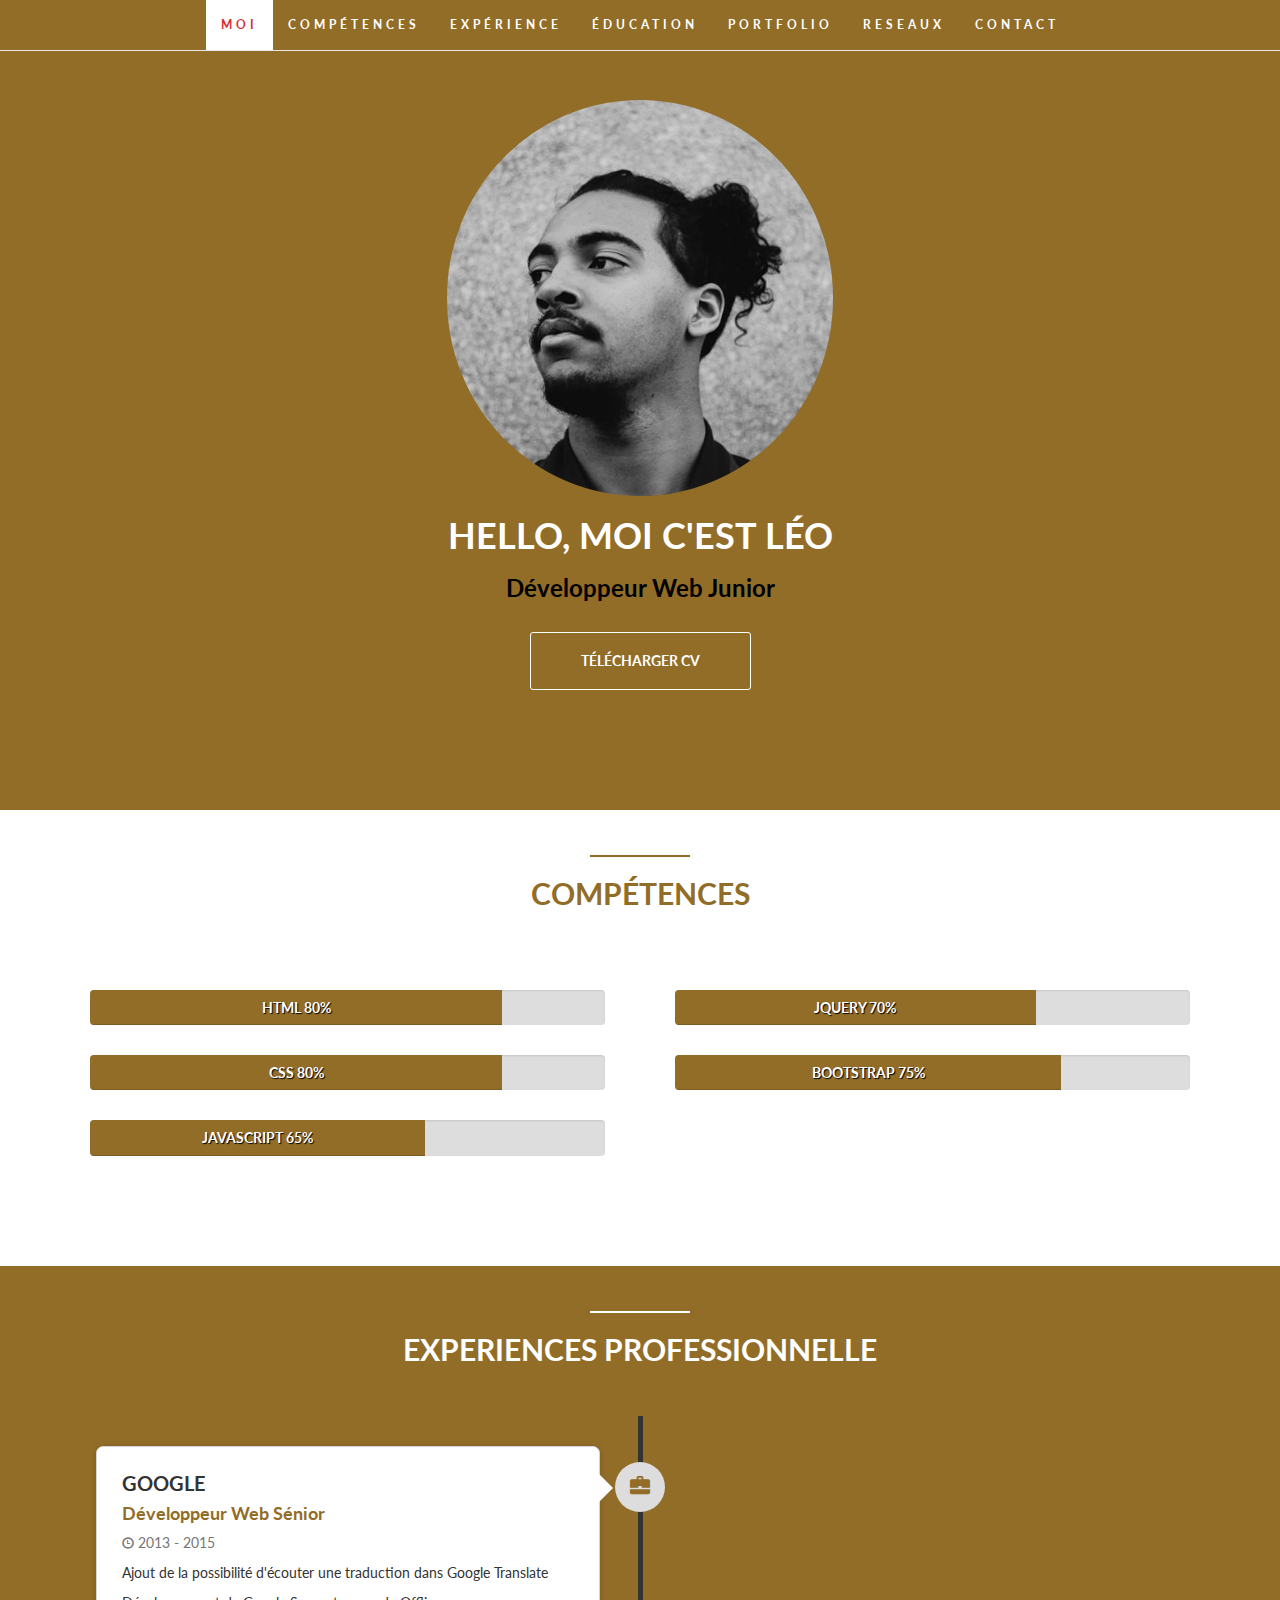
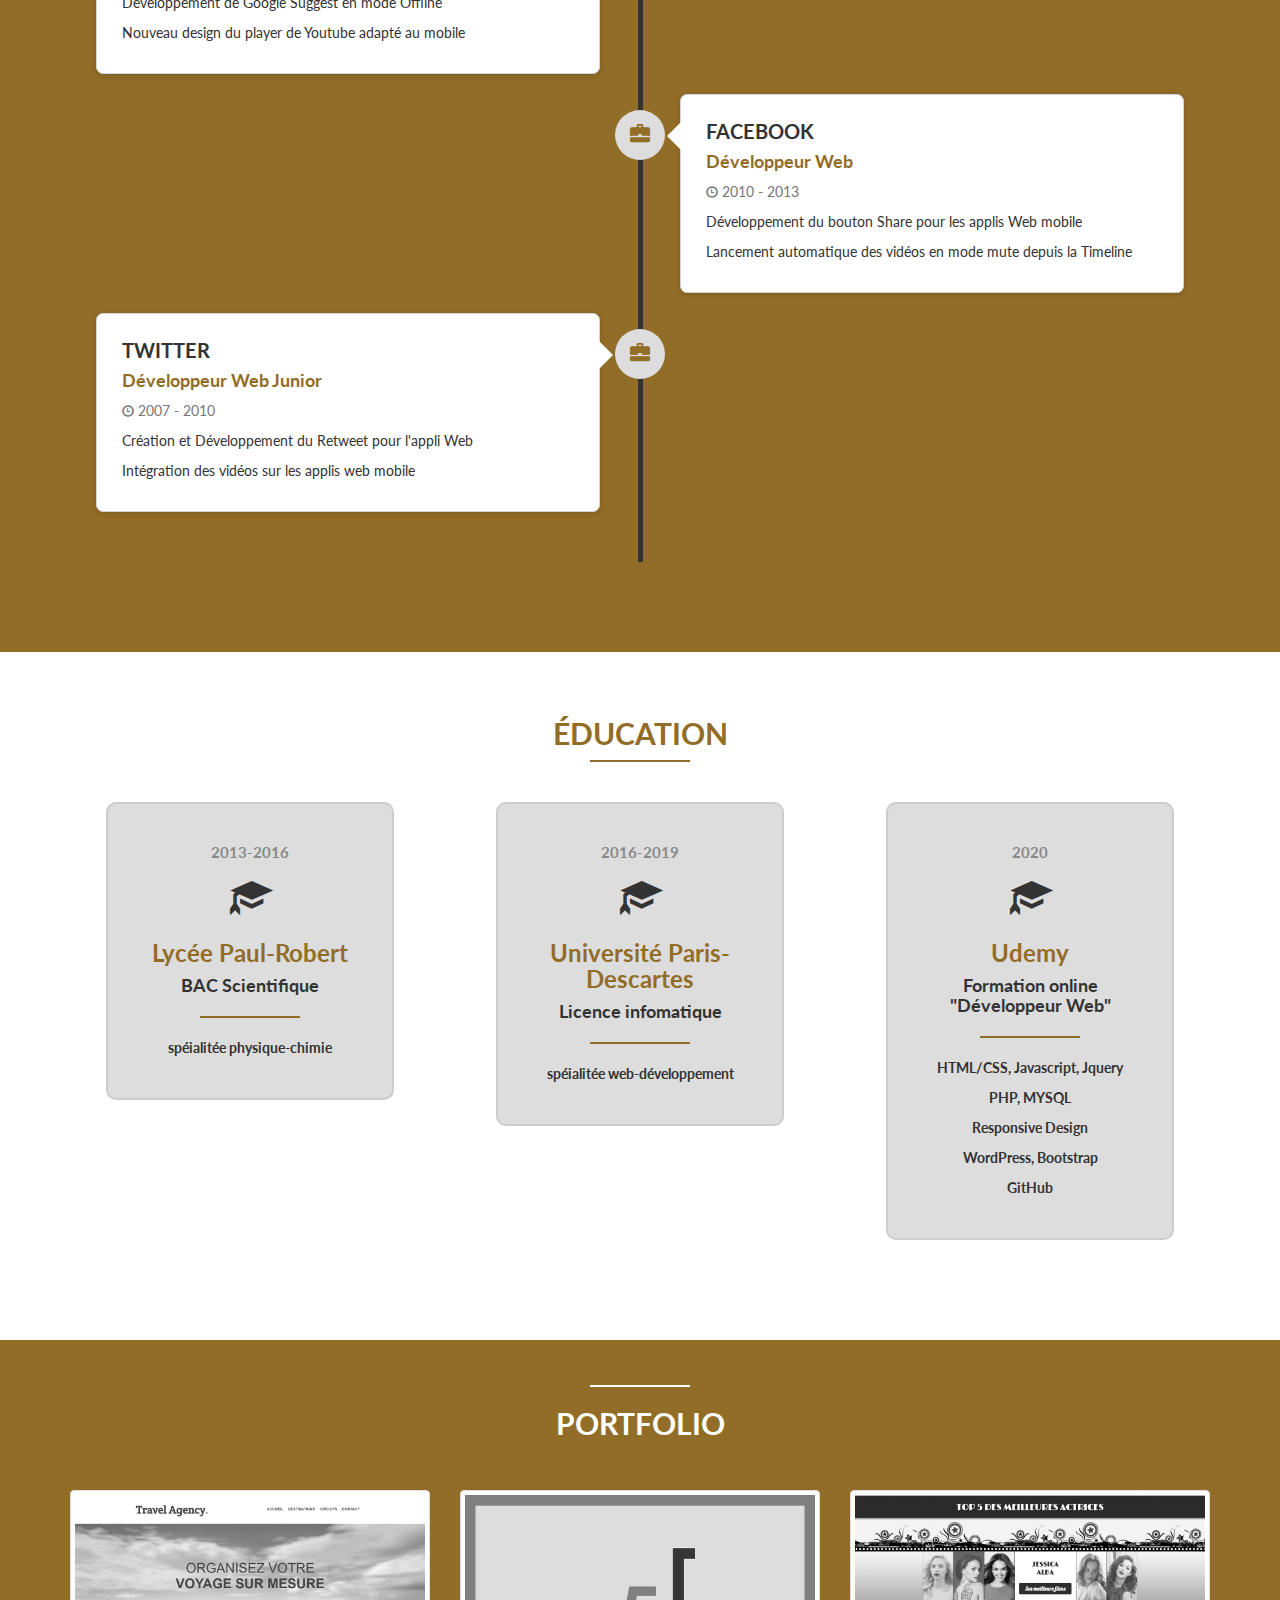
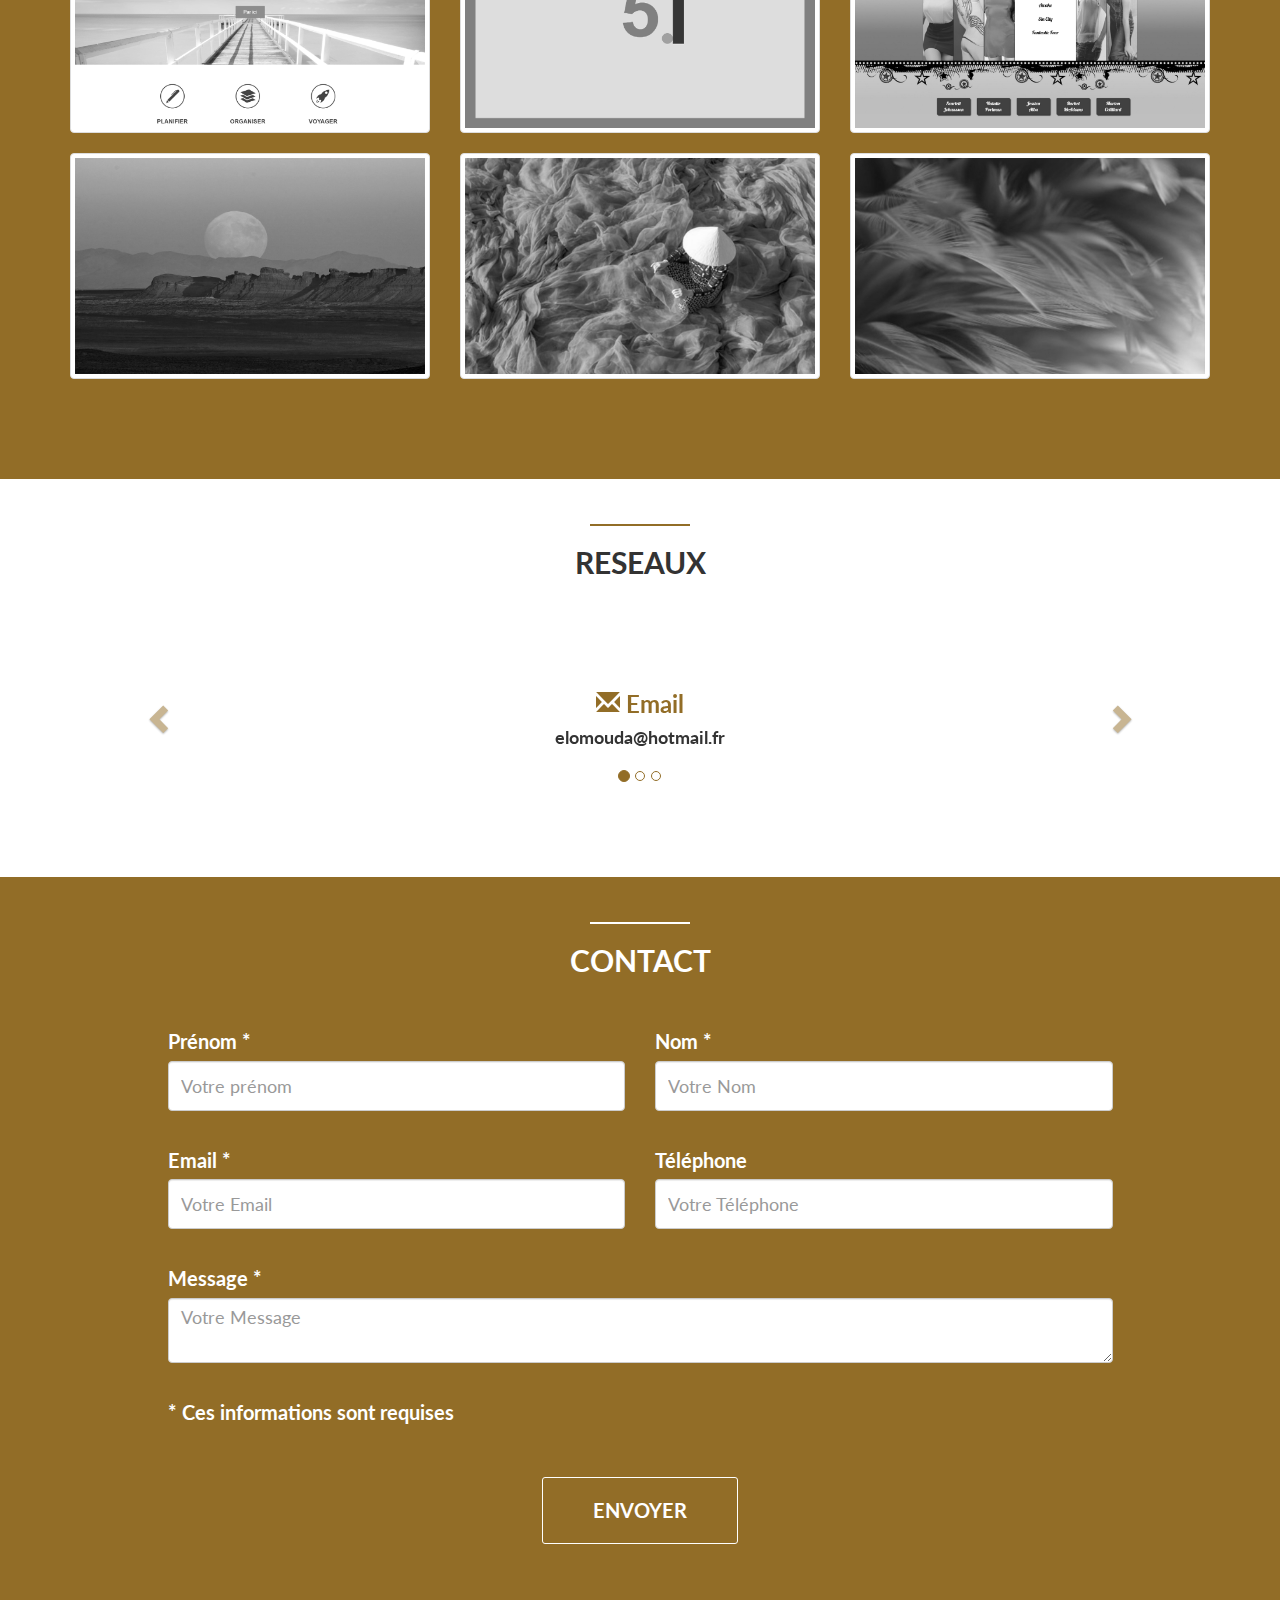
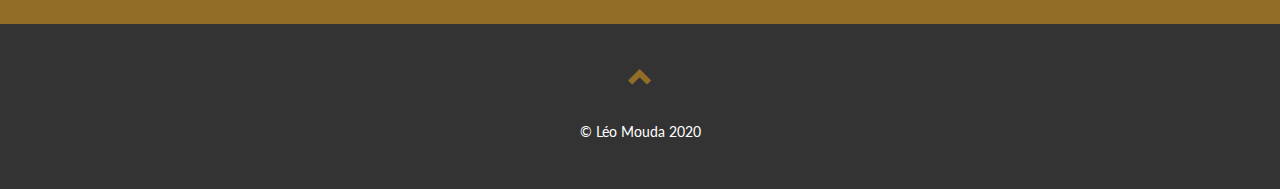
<file: CV_Bootstrap/index.html>
<!DOCTYPE html>
<html>
    <head>
        <title>CV Léo</title>
        <meta charset="utf-8"/>
        <meta name="viewport" content="width=device-width, initial-scale=1">
        <script src="https://ajax.googleapis.com/ajax/libs/jquery/1.11.3/jquery.min.js"></script>
        <link rel="stylesheet" href="https://maxcdn.bootstrapcdn.com/bootstrap/3.3.6/css/bootstrap.min.css">
        <script src="https://maxcdn.bootstrapcdn.com/bootstrap/3.3.6/js/bootstrap.min.js"></script>
        <link href='http://fonts.googleapis.com/css?family=Lato' rel='stylesheet' type='text/css'>
        <link rel="stylesheet" href="css/style.css">
        <script src="js/script.js"></script>
    </head>
    <body data-spy="scroll" data-target=".navbar" data-offset="60">
        
        <nav class="navbar navbar-default navbar-fixed-top">
            <div class="container">
                <div class="navbar-header">
                    <button type="button" class="navbar-toggle" data-toggle="collapse" data-target="#myNavbar">
                         <span class="icon-bar"></span>
                         <span class="icon-bar"></span>
                         <span class="icon-bar"></span>
                    </button>
                </div>
                <div class="collapse navbar-collapse" id="myNavbar">
                    <ul class="nav navbar-nav">
                        <li><a href="#about">Moi</a></li>
                        <li><a href="#skills">Compétences</a></li>
                        <li><a href="#experience">Expérience</a></li>
                        <li><a href="#education">éducation</a></li>
                        <li><a href="#portfolio">Portfolio</a></li>
                        <li><a href="#reseaux">reseaux</a></li>
                        <li><a href="#contact">Contact</a></li>
                        
                    </ul>
                </div>
            </div>
        </nav>
        
        <section id="about" class="container-fluid">
            <div class="col-xs-8 col-md-4 profile-picture">
                <img src="ressources2/me.jpg" alt="Léo" class="img-circle">
            </div>
            <div class="heading">
                <h1>hello, moi c'est Léo</h1>
                <h3>Développeur Web Junior</h3>
                <a href="docs/CV.pdf" class="button1" target="_blank">Télécharger CV</a>
            </div>
        </section>
    
        <section id="skills">
            <div class="red-divider"></div>
            <div class="heading">
                <h2>compétences</h2>
            </div>
            <div class="container">
                <div class="row">
                    <div class="col-md-6">
                        <div class="progress">
                            <div class="progress-bar" role="progressbar" aria-valuenow="80" aria-valuemin="0" aria-valuemax="100" style="width: 80%">
                                <h5>HTML 80%</h5>
                            </div>
                        </div>
                        <div class="progress">
                            <div class="progress-bar" role="progressbar" aria-valuenow="80" aria-valuemin="0" aria-valuemax="100" style="width: 80%">
                                <h5>CSS 80%</h5>
                            </div>
                        </div>
                        <div class="progress">
                            <div class="progress-bar" role="progressbar" aria-valuenow="65" aria-valuemin="0" aria-valuemax="100" style="width: 65%">
                                <h5>JAVASCRIPT 65%</h5>
                            </div>
                        </div>
                    </div>
                    <div class="col-md-6">
                        <div class="progress">
                            <div class="progress-bar" role="progressbar" aria-valuenow="70" aria-valuemin="0" aria-valuemax="100" style="width: 70%">
                                <h5>JQUERY 70%</h5>
                            </div>
                        </div>
                        <div class="progress">
                            <div class="progress-bar" role="progressbar" aria-valuenow="75" aria-valuemin="0" aria-valuemax="100" style="width: 75%">
                                <h5>BOOTSTRAP 75%</h5>
                            </div>
                        </div>
                    
                    </div>
                </div>
            </div>
        </section>
        
        <section id="experience">
            <div class="container">
                <div class="white-divider"></div>
                <div class="heading">
                    <h2>experiences professionnelle</h2>
                </div>
                <ul class="timeline">
                    <li>
                        <div class="timeline-badge"><span class="glyphicon glyphicon-briefcase"></span></div>
                        <div class="timeline-panel-container">
                            <div class="timeline-panel">
                                <div class="timeline-heading">
                                    <h3>GOOGLE</h3>
                                    <h4>Développeur Web Sénior</h4>
                                    <p class="text-muted"><small class="glyphicon glyphicon-time"></small> 2013 - 2015</p>
                                </div>
                                <div class="timeline-body">
                                    <p>Ajout de la possibilité d'écouter une traduction dans Google Translate</p>
                                    <p>Développement de Google Suggest en mode Offline</p>
                                    <p>Nouveau design du player de Youtube adapté au mobile</p>
                                </div>
                            </div>
                        </div>
                    </li>
                    <li>
                        <div class="timeline-badge"><span class="glyphicon glyphicon-briefcase"></span></div>
                        <div class="timeline-panel-container-inverted">
                            <div class="timeline-panel">
                                <div class="timeline-heading">
                                    <h3>FACEBOOK</h3>
                                    <h4>Développeur Web</h4>
                                    <p class="text-muted"><small class="glyphicon glyphicon-time"></small> 2010 - 2013</p>
                                </div>
                                <div class="timeline-body">
                                    <p>Développement du bouton Share pour les applis Web mobile</p>
                                    <p>Lancement automatique des vidéos en mode mute depuis la Timeline</p>
                                </div>
                            </div>
                        </div>
                    </li>
                    <li>
                        <div class="timeline-badge"><span class="glyphicon glyphicon-briefcase"></span></div>
                        <div class="timeline-panel-container">
                            <div class="timeline-panel">
                                <div class="timeline-heading">
                                    <h3>TWITTER</h3>
                                    <h4>Développeur Web Junior</h4>
                                    <p class="text-muted"><small class="glyphicon glyphicon-time"></small> 2007 - 2010</p>
                                </div>
                                <div class="timeline-body">
                                    <p>Création et Développement du Retweet pour l'appli Web</p>
                                    <p>Intégration des vidéos sur les applis web mobile</p>
                                </div>
                            </div>
                        </div>
                    </li>
                </ul>
            </div>
            
        
        </section>
        
        <section id="education">
            <div class="container">
                <div class="heading">
                    <h2>éducation</h2>
                    <div class="red-divider"></div>
                </div>    
                    <div class="row">
                        <div class="col-sm-4">
                            <div class="education-block">
                                <h5>2013-2016</h5>
                                <span class="glyphicon glyphicon-education"></span>
                                <h3>Lycée Paul-Robert</h3>
                                <h4>BAC Scientifique</h4>
                                <div class="red-divider"></div>
                                 <p>spéialitée physique-chimie</p>
                            </div>
                        </div>

                        <div class="col-sm-4">
                            <div class="education-block">
                                <h5>2016-2019</h5>
                                <span class="glyphicon glyphicon-education"></span>
                                <h3>Université Paris-Descartes</h3>
                                <h4>Licence infomatique</h4>
                                <div class="red-divider"></div>
                                <p>spéialitée web-développement</p>
                            </div>
                        </div>
                        <div class="col-sm-4">
                            <div class="education-block">
                                <h5>2020</h5>
                                <span class="glyphicon glyphicon-education"></span>
                                <h3>Udemy</h3>
                                <h4>Formation online "Développeur Web"</h4>
                                <div class="red-divider"></div>
                                <p>HTML/CSS, Javascript, Jquery</p>
                                <p>PHP, MYSQL</p>
                                <p>Responsive Design</p>
                                <p>WordPress, Bootstrap</p>
                                <p>GitHub</p>
                            </div>
                        </div>
                    </div>
                </div>        
        </section>
        
        <section id="portfolio">
            <div class="container">
                <div class="white-divider"></div>
                <div class="heading">
                    <h2>portfolio</h2>
                </div>
                <div class="row">
                    <div class="col-sm-4">
                        <a class="thumbnail" href="#" target="_blank">
                            <img src="ressources2/HTMLCSS.png" alt="projet htmlcss">
                        </a>
                    </div>
                    <div class="col-sm-4">
                        <a class="thumbnail" href="#" target="_blank">
                            <img src="ressources2/Javascript.png" alt="projet js">
                        </a>
                    </div>
                    <div class="col-sm-4">
                        <a class="thumbnail" href="#" target="_blank">
                            <img src="ressources2/JQuery.png" alt="projet jquery">
                        </a>
                    </div>
                </div>
                <div class="row">
                    <div class="col-sm-4">
                        <a class="thumbnail" href="#" target="_blank">
                            <img src="ressources2/img4.jpg" alt="projet php">
                        </a>
                    </div>
                    <div class="col-sm-4">
                        <a class="thumbnail" href="#" target="_blank">
                            <img src="ressources2/img5.jpg" alt="projet mysql">
                        </a>
                    </div>
                    <div class="col-sm-4">
                        <a class="thumbnail" href="#" target="_blank">
                            <img src="ressources2/img6.jpg" alt="projet wordpress">
                        </a>
                    </div>
                </div>
            </div>
        </section>
        
        <section id="reseaux">
            <div class="container">
                <div class="red-divider"></div>
                <div class="heading">
                    <h2>Reseaux</h2>
                </div>
                <div id="myCarousel" class="carousel slide text-center" data-ride="carousel">
                    <ol class="carousel-indicators">
                         <li data-target="#myCarousel" data-slide-to="0" class="active"></li>
                         <li data-target="#myCarousel" data-slide-to="1"></li>
                         <li data-target="#myCarousel" data-slide-to="2"></li>  
                    </ol>
                    <div class="carousel-inner" role="listbox">
                        <div class="item active">
                            <h3><span class="glyphicon glyphicon-envelope"></span> Email</h3>
                            <h4>elomouda@hotmail.fr</h4>       
                        </div>
                          <div class="item">
                            <h3><span class="glyphicon glyphicon-phone-alt"></span> Telephone</h3>
                            <h4>07 12 34 56 78</h4>      
                        </div>
                          <div class="item">
                            <h3><span class="glyphicon glyphicon-link"></span> LinkedIn</h3>
                            <h4><a href="#">Léo Mouda</a></h4>
                        </div>
                    </div>
                    <a class="left carousel-control" href="#myCarousel" data-slide="prev" role="button">
                        <span class="glyphicon glyphicon-chevron-left"></span>
                    </a>
                    <a class="right carousel-control" href="#myCarousel" data-slide="next" role="button">
                        <span class="glyphicon glyphicon-chevron-right"></span>
                    </a>
                
                </div>
            </div>
        </section>
        <section id="contact">
            <div class="container">
                <div class="white-divider"></div>
                <div class="heading">
                    <h2>Contact</h2>
                </div>
                <div class="row">
                    <div class="col-lg-10 col-lg-offset-1">
                        <form id="contact-form" method="post" action="" role="form">
                            <div class="row">
                                <div class="col-md-6">
                                    <label for="firstname">Prénom <span>*</span></label>
                                    <input type="text" id="firstname" name="firstname"  class="form-control" placeholder="Votre prénom">
                                    <p class="comments"></p>
                                </div>
                                <div class="col-md-6">
                                    <label for="name">Nom <span>*</span></label>
                                    <input type="text" id="name"  name="name" class="form-control" placeholder="Votre Nom">
                                    <p class="comments"></p>
                                </div>
                                <div class="col-md-6">
                                    <label for="email">Email <span>*</span></label>
                                    <input type="email" id="email" name="email"  class="form-control" placeholder="Votre Email">
                                    <p class="comments"></p>
                                </div>
                                <div class="col-md-6">
                                    <label for="tel">Téléphone</label>
                                    <input type="tel" id="tel" name="tel" class="form-control" placeholder="Votre Téléphone">
                                    <p class="comments"></p>
                                </div>
                                <div class="col-md-12">
                                    <label for="message">Message <span>*</span></label>
                                    <textarea id="message" name="message" class="form-control" placeholder="Votre Message"></textarea>
                                    <p class="comments"></p>
                                </div>
                                <div class="col-md-12">
                                    <p ><strong>* Ces informations sont requises</strong></p>
                                </div>
                                <div class="col-md-12">
                                    <input type="submit" class="button1" value="Envoyer"> 
                                </div>
                            </div>
                        </form>
                    </div>
                </div>
            </div>
        </section>
        
        <footer class="text-center">
            <a href="#about">
                <span class="glyphicon glyphicon-chevron-up"></span>
            </a>
            <h5>© Léo Mouda 2020</h5>
        
        
        </footer>
    </body>
</html>
</file>
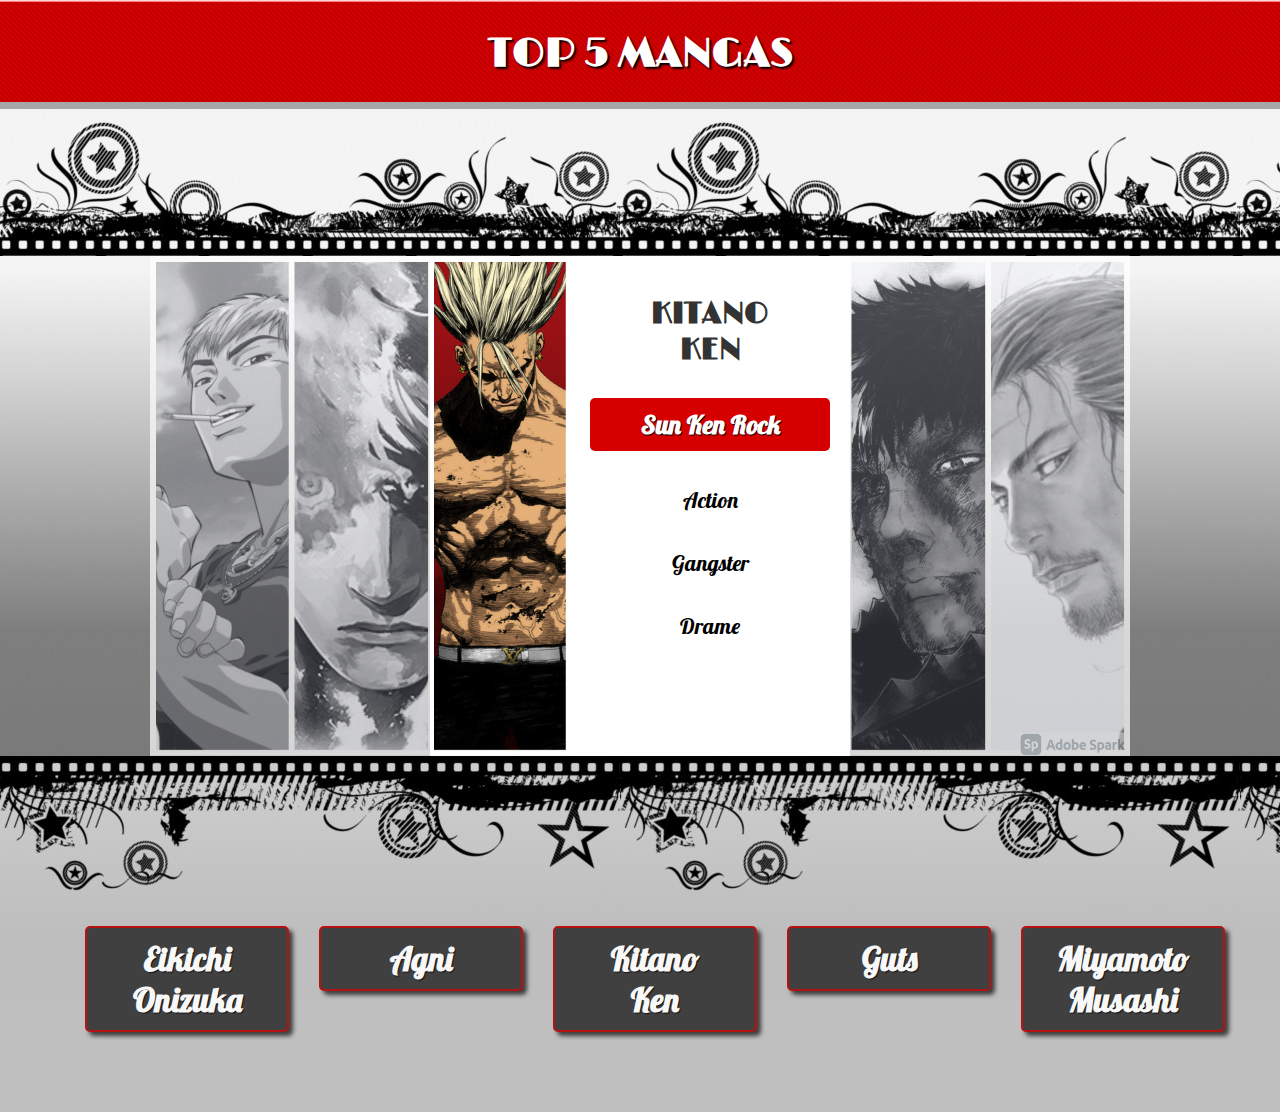
<file: Top 5 Mangas/index.html>
<!DOCTYPE HTML>
<html>
    <head>
    <title>Top 5 Mangas</title>
    <link rel="stylesheet" type"text/css" href="styles.css">
    <link href="https://fonts.googleapis.com/css2?family=Limelight&family=Lobster&display=swap" rel="stylesheet">
    <script src="https://ajax.googleapis.com/ajax/libs/jquery/2.2.4/jquery.min.js"></script>    
    <script src="scripts.js"></script>
    </head>
    
    <body>
        <header>
        <h1>top 5 Mangas</h1>
        </header>
        
        <section id="main-menu">
            <ul>
                <li>
                    <div id="part1" class="images">
                        <div class="bw"></div>
                        <div class="color"></div>
                    </div>
                    <div class="description">
                        <h2>Eikichi<br>Onizuka</h2>
                        <h3>GTO</h3>
                        <p>Humour</p>
                        <p>Action</p>
                        <p>Société</p>
                    </div>
                    
                </li>
                <li>
                    <div id="part2" class="images">
                        <div class="bw"></div>
                        <div class="color"></div>
                    </div>
                    <div class="description">
                        <h2>Agni</h2>
                        <h3>Fire Punch</h3>
                        <p>Dystopie</p>
                        <p>Fantaisie Noire</p>
                        <p>Thriller Surnaturel</p>
                    </div>
                </li>
                <li>
                    <div id="part3" class="images">
                        <div class="bw"></div>
                        <div class="color"></div>
                    </div>
                    <div class="description">
                        <h2>Kitano<br>Ken</h2>
                        <h3>Sun Ken Rock</h3>
                        <p>Action</p>
                        <p>Gangster</p>
                        <p>Drame</p>
                    </div>
                </li>
                <li>
                    <div id="part4" class="images">
                        <div class="bw"></div>
                        <div class="color"></div>
                    </div>
                    <div class="description">
                        <h2>Guts</h2>
                        <h3>Berserk</h3>
                        <p>Fantaisie Noire</p>
                        <p>Horreur</p>
                        <p>Drame</p>
                    </div>
                </li>
                <li>
                    <div id="part5" class="images">
                        <div class="bw"></div>
                        <div class="color"></div>
                    </div>
                    <div class="description">
                        <h2>Miyamoto<br>Musashi</h2>
                        <h3>Vagabond</h3>
                        <p>Action</p>
                        <p>Aventure</p>
                        <p>Historique</p>
                    </div>
                </li>
            </ul>
        </section>
        <section id="buttons-menu">
            <ul>
                <li class="button"><h2>Eikichi<br>Onizuka</h2></li>
                <li class="button"><h2>Agni</h2></li>
                <li class="button"><h2>Kitano<br>Ken</h2></li>
                <li class="button"><h2>Guts</h2></li>
                <li class="button"><h2>Miyamoto<br>Musashi</h2></li>
            
            </ul>
        
        </section>
    </body>

</html>
</file>
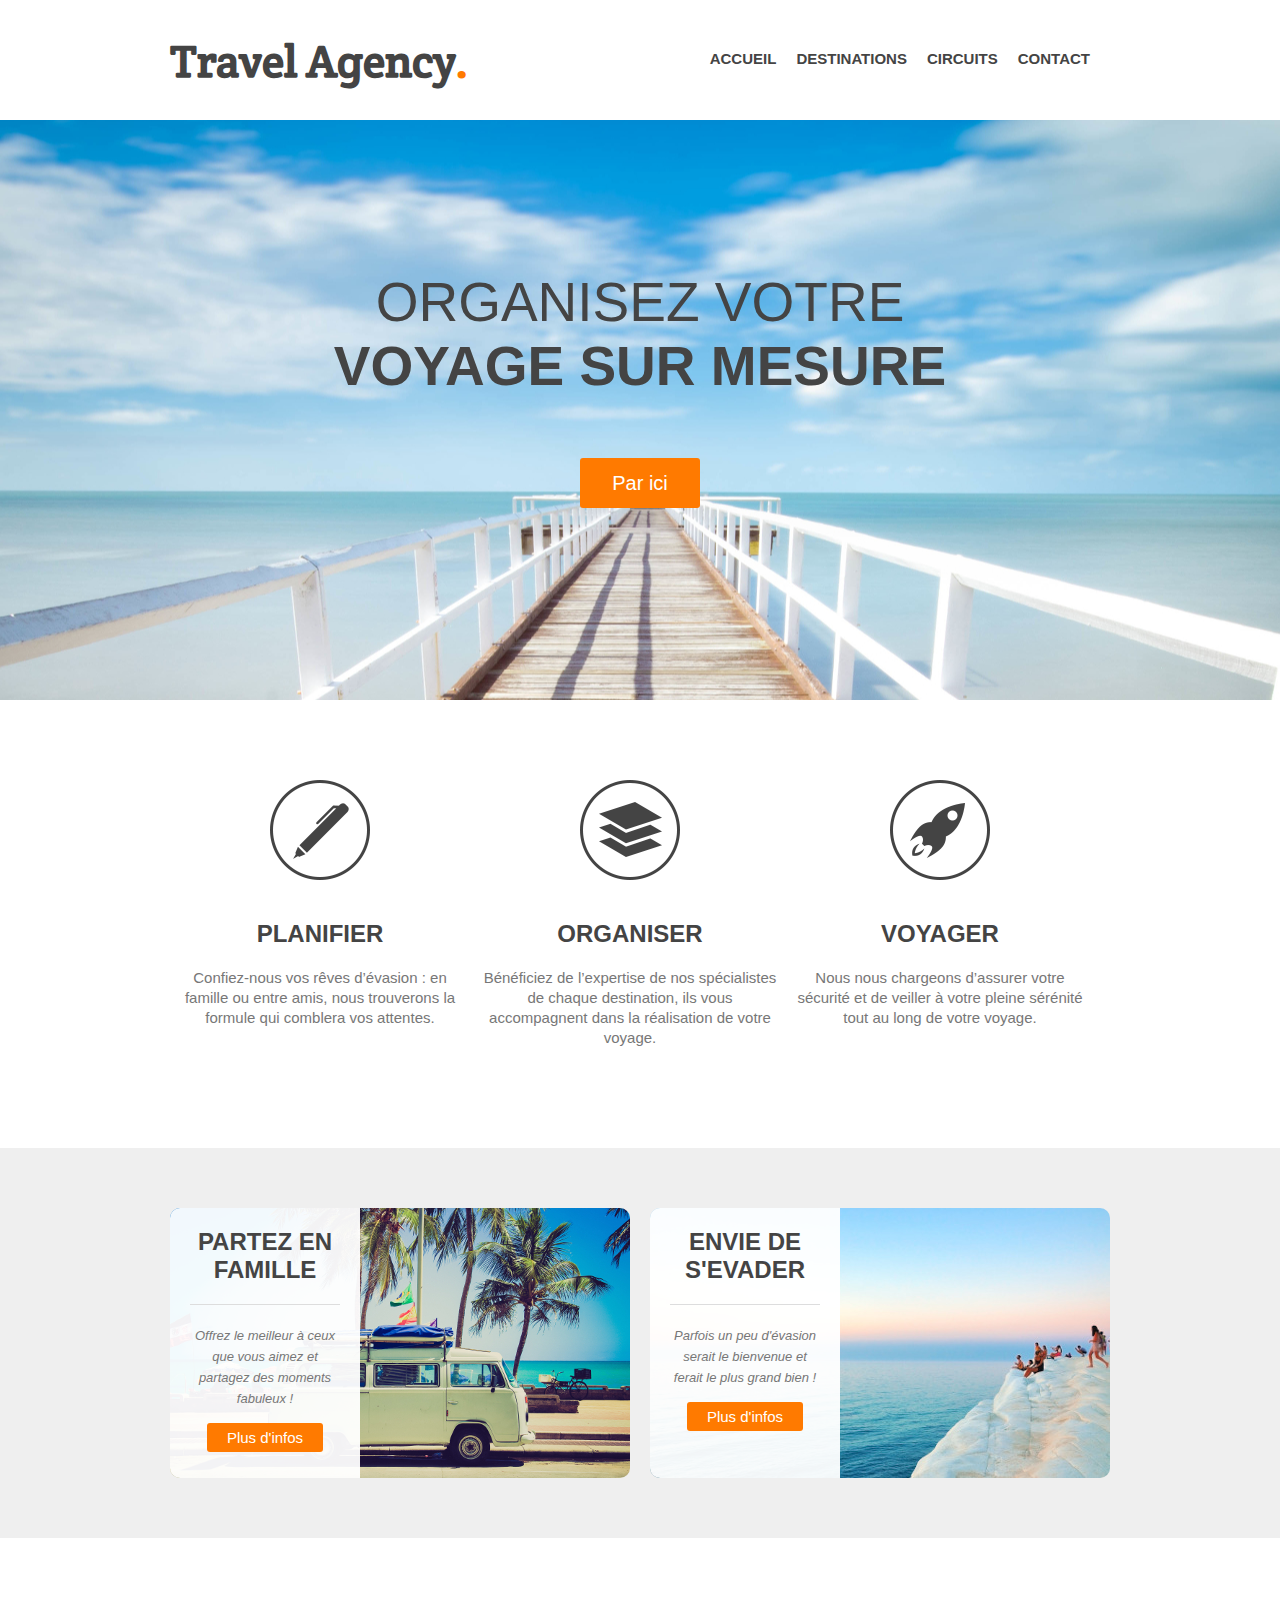
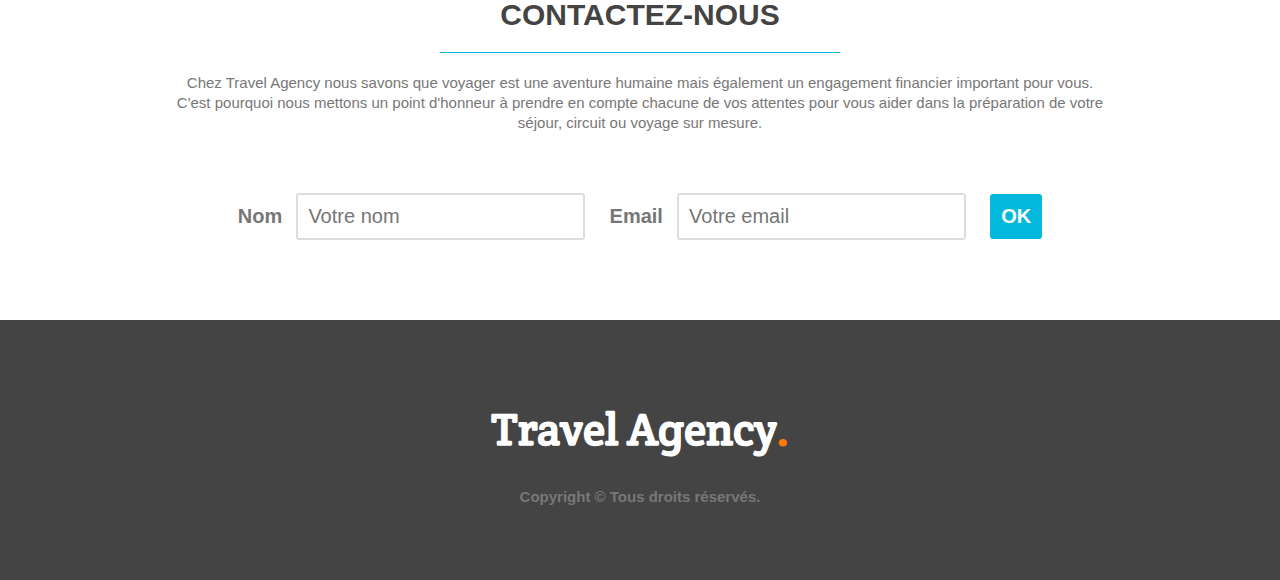
<file: Travel Agency/index.html>
<!DOCTYPE html>
<html>
    <head>
        <meta charset="utf-8">
        <link href="styles.css" rel="stylesheet">
        <link href='http://fonts.googleapis.com/css?family=Crete+Round' rel="stylesheet">
        <title>Travel Agency</title>
    </head>
    
    <body>
        <header> 
            <div class="wrapper">
                <h1>Travel Agency<span class="orange">.</span></h1>
                <nav>
                    <ul>
                        <li><a href="#main-image">Accueil</a></li>
                        <li><a href="#steps">Destinations</a></li>
                        <li><a href="#possibilities">Circuits</a></li>
                        <li><a href="#contact">Contact</a></li>
                    </ul>
                </nav>
            </div>
        </header>
        
        <section id="main-image">
			<div class="wrapper">
                <h2>Organisez votre<br><strong>voyage sur mesure</strong></h2>
                <a href="#" class="button-1">Par ici</a>
			</div>
		</section>
        
        <section id="steps">
             <div class="wrapper">
                 <ul>
                    <li id="step-1">
                        <h4>Planifier</h4>
                        <p>Confiez-nous vos rêves d’évasion : en famille ou entre amis, nous trouverons la formule qui comblera vos attentes.</p>
                     </li>
                     <li id="step-2">
                        <h4>Organiser</h4>
                        <p>Bénéficiez de l’expertise de nos spécialistes de chaque destination, ils vous accompagnent dans la réalisation de votre voyage.</p>
                     </li>
                     <li id="step-3">
                        <h4>Voyager</h4>
                        <p>Nous nous chargeons d’assurer votre sécurité et de veiller à votre pleine sérénité tout au long de votre voyage.</p>
                     </li>
                     <div class="clear"></div>
                 </ul>
            </div>
        </section>
        
       <section id="possibilities">
			<div class="wrapper">
                <article style="background-image: url(images/article-image-1.jpg);">
                    <div class="overlay">
                        <h4>Partez en famille</h4>
                        <p><small>Offrez le meilleur à ceux que vous aimez et partagez des moments fabuleux !</small></p>
                        <a href="#" class="button-2">Plus d'infos</a>
                    </div>
                </article>
                
                <article style="background-image: url(images/article-image-2.jpg);">
                    <div class="overlay">
                        <h4>Envie de s'evader</h4>
                        <p><small>Parfois un peu d'évasion serait le bienvenue et ferait le plus grand bien !</small></p>
                        <a href="#" class="button-2">Plus d'infos</a>
                    </div>
                </article>
                
                <div class="clear"></div>
                
			</div>
		</section>
        
        <section id="contact">
            <div class="wrapper">
                <h3>Contactez-nous</h3>
                <p>Chez Travel Agency nous savons que voyager est une aventure humaine mais également un engagement financier important pour vous. C'est pourquoi nous mettons un point d'honneur à prendre en compte chacune de vos attentes pour vous aider dans la préparation de votre séjour, circuit ou voyage sur mesure.</p>
                
                <form>
                    <label for="name">Nom</label>
                    <input type="text" id="name" placeholder="Votre nom">
                    <label for="email">Email</label>
                    <input type="text" id="email" placeholder="Votre email">
                    <input type="submit" value="OK" class="button-3">
                </form>
            </div>
        </section>
        
        
        <footer>
            <div class="wrapper">
                <h1>Travel Agency<span class="orange">.</span></h1>
                <div class="copyright">Copyright © Tous droits réservés.</div>
			</div>
        </footer>
        
        
    
    </body>

</html>
</file>
<file: CV_Bootstrap/css/style.css>
/* GENERAL */
body
{
    font-family: 'Lato', sans-serif;
}
h1,h2,h3,h4,h5,h6
{
    font-weight: bold;
}
img
{
    max-width: 100%;
    height: auto;
}
ul,ol
{
    list-style:none;
}
section
{
    padding: 45px 0 80px 0;
}
section .heading 
{
    text-align: center;
    padding-bottom: 40px;        
}
section .heading h2
{
    text-transform: uppercase;
}
.red-divider
{
    width:100px;
    height: 2px;
    background: #926d27;
    margin: 0 auto;
}
.white-divider
{
    width:100px;
    height: 2px;
    background: #fff;
    margin: 0 auto;
}

.button1
{
    font-weight: bold;
    text-transform: uppercase;
    color: white;
    border: 1px solid white;
    display: inline-block;
    margin-top:  20px;
    padding: 18px 50px;
    border-radius: 3px;
    transition: all 0.3s ease-in 0s;
    background: transparent;
}
.button1:hover
{
    background: white;
    color: #926d27;
    text-decoration: none;
}

/* MENU */
.navbar
{
    background: #926d27;
    font-size: 12px;
    letter-spacing: 4px;
    text-transform: uppercase;
    font-weight: bold;
}
.navbar .navbar-nav
{
    display: inline-block;
    float: none;
    vertical-align: top;
}
.navbar .navbar-collapse
{
    text-align: center;
}
.navbar li a
{
    color: #fff !important;
}
.navbar-nav li a:hover, .navbar-nav li.active a
{
    color: #d82c2e !important;
    background-color: #fff !important;
}
.navbar-default .navbar-toggle
{
    border-style: none;
}
.icon-bar
{
    background-color: #fff !important;
}





/* ABOUT */

#about
{
    padding-top: 100px;
    background: #926d27;
}
.profile-picture
{
    text-align: center;
    margin: 0 auto;
    float: none;
}
#about .heading h1
{
    color:#fff;
    text-transform: uppercase;
}
#about .heading h3
{
    color:#000;
}

/* SKILLS */

#skills
{
    background: #fff;
}
#skills .heading h2
{
    color: #926d27;
}
#skills .progress
{
    height: 100%;
    margin: 30px 20px;
    background: #ddd;
}
#skills .progress-bar
{
    background: #926d27;
}
#skills .progress h5
{
    text-shadow: 1px 1px 1px #000;
}

/* EXPERIENCE */
#experience
{
    background: #926d27;
}
#experience .heading h2
{
    color: #fff;
}
.timeline
{
    padding: 30px 10px;
    position: relative;
}
.timeline:before
{
    top: 0;
    bottom: 0;
    position: absolute;
    content: " ";
    width: 5px;
    background-color: #333;
    left: 50%;
    margin-left: -2.5px;
}
.timeline > li
{
    margin-bottom: 20px;
    position: relative;
}
.timeline > li:after
{
    clear: both;
}
.timeline > li:before, .timeline > li:after
{
    content: " ";
    display: table;
}
.timeline li .timeline-badge
{
    color: #926d27;
    width: 50px;
    line-height: 50px;
    font-size: 20px;
    text-align: center;
    position: absolute;
    top: 16px;
    left: 50%;
    margin-left: -25px;
    background-color: #ddd;
    border-radius: 50%;
}
.timeline-panel-container
{
    width: 50%;
    float: left;
}
.timeline-panel-container-inverted
{
    width: 50%;
    float: right;
}
.timeline-panel
{
    width: 90%;
    float: right;
    margin-right: 40px;
    border: 1px solid #d4d4d4;
    border-radius: 7px;
    padding: 20px 25px;
    position: relative;
    box-shadow: 0 1px 6px rgba(0,0,0, 0.175);
    background: #fff;
}
.timeline-panel-container-inverted .timeline-panel
{
    float: left;
    margin-left: 40px;
}

.timeline-panel:after
{
    position:absolute;
    top: 27px;
    right: -14px;
    display:inline-block;
    border-top: 14px solid transparent;
    border-left: 14px solid #fff;
    border-right: 0 solid #fff;
    border-bottom: 14px solid transparent;
    content: " ";
}
.timeline-panel-container-inverted .timeline-panel:after
{
    border-left-width: 0;
    border-right-width: 14px;
    left: -14px;
    right: auto;
}
.timeline-heading h3
{
    margin-top: 5px;
    font-size: 20px;
}
.timeline-heading h4
{
     color: #926d27;
}

/* EDUCATION */
#education
{
    background: #fff;
}
#education .heading h2
{
    color: #926d27;
}
.education-block
{
    width:80%;
    margin: 0 auto;
    text-align: center;
    padding: 30px;
    background: #ddd;
    border-radius: 10px;
    border: 2px solid #ccc;
    margin-bottom: 20px;

}
.education-block h5
{
    color: #888;
    font-size: 15px;
    margin-bottom: 15px;
}
.education-block .glyphicon
{
    font-size: 40px;
}
.education-block h3
{
     color: #926d27;
}
.education-block h4
{
   margin-bottom: 20px;
}
.education-block p
{
  font-weight: bold;
}
.education-block .red-divider
{
    margin-bottom: 20px;
}
    
/* PORTFOLIO */
#portfolio
{
    background: #926d27;
}
#portfolio .heading h2
{
    color: #fff;
}
#portfolio .thumbnail img
{
    width: 100%;
    height: 100%;
    filter: grayscale(100%);
    -webkit-filter: grayscale(100%); 
}
#portfolio .thumbnail img:hover
{
     filter: none;
    -webkit-filter: none; 
}


/* RESEAUX*/
#reseaux
{
    background: #fff;
}
#recommandations .heading h2
{
  color: #926d27;
}
.carousel-control.left, .carousel-control.right
{
    background-image: none;
    color: #926d27;
}
.carousel-indicators
{
    bottom: 0px;
}
.carousel-indicators li
{
    border-color: #926d27;
}
.carousel-indicators li.active
{
    background-color: #926d27;
}
#myCarousel .item
{
    padding: 40px 30px;
}
#myCarousel .item h3
{
    color: #926d27;
}

/* FOOTER */
footer
{
    background: #333;
    padding: 20px 0 40px;
}
footer .glyphicon
{
    font-size:  25px;
    margin: 20px;
    color: #926d27;
    height: 30px;
}
footer .glyphicon:hover
{
    font-size:  27px;
}
footer h5
{
    color: #fff;
    font-weight: normal;
}


/*  CONTACT */

#contact
{
    background: #926d27;
}

#contact h2
{
    text-transform: uppercase;
    color: white;
    font-weight: bold;
}

#contact-form
{
    font-size: 20px;
    color: white;
}

.form-control
{
    height: 50px;
    font-size: 18px;
}

.comments
{
    font-style: italic;
    font-size: 18px;
    height: 25px;
    color: #fff;
}

#contact-form input[type=submit]
{
    margin: 40px auto 0px;
    display: block;
}

.thank-you
{
    text-align: center;
    margin-top: 15px;
    font-weight: bold;
    font-size: 22px;
}
</file>
<file: Top 5 Mangas/styles.css>
*
{
    margin: 0;
    padding: 0;
}

ul,ol
{
  list-style: none;
}

body
{
    background: #bfbfbf url('images/0cbe3145-5aeb-4c39-84af-3e404d9497f4.jpg') repeat-x;
    font-family: Arial, sans-serif;
}

header
{
    padding: 30px 0;
}

header h1
{
    font-size: 40px;
    text-align: center;
    color: #fff;
    text-transform: uppercase;
    text-shadow: 2px 2px 2px #000;
    font-family: limelight, sans-serif;
}

/* MAIN MENU*/

#main-menu ul
{
    width: 980px;
    height: 500px;
    margin: 0 auto;
    padding-top: 148px;
}

#main-menu ul li
{
    float: left;
    width: 140px;
    height: 500px;
    overflow: hidden;
    position: relative;
}


.bw
{
    position: absolute;
    left: 0px;
    width: 140px;
    height: 500px;
    cursor: pointer;
    background: url('images/My%20Post.jpg') no-repeat;
    opacity: 0.7;
}

.color
{
    position: absolute;
    left: 140px;
    width: 140px;
    height: 500px;
    cursor: pointer;
    background: url('images/My%20Post-color.jpg') no-repeat;
}

#part2 div
{
    background-position: -140px 0px;
}

#part3 div
{
    background-position: -280px 0px;
}

#part4 div
{
    background-position: -420px 0px;
}

#part5 div
{
    background-position: -560px 0px;
}

.description
{
    position: absolute;
    left: 140px;
    width: 240px;
    height: 460px;
    padding: 20px;
    background: #fff;
}

.description h2
{
    padding-top: 20px;
    font-size: 30px;
    text-align: center;
    color: #333;
    text-transform: uppercase;
    font-family: limelight, sans-serif;
}

.description h3
{
    margin-top: 30px;
    padding: 10px;
    font-size: 26px;
    background: #d70000;
    color: #fff;
    text-align: center;
    text-shadow: 1px 1px 1px #000;
    border-radius: 5px;
    font-family: 'Lobster', cursive;
}

.description p
{
    padding-top: 35px;
    font-size: 22px;
    color: #000;
    text-align: center;
    font-family: 'Lobster', cursive;
}


/* BUTTONS-MENU */

#buttons-menu
{
    float: left;
    width: 100%;
    padding: 170px 0 50px 0;
}

#buttons-menu ul
{
    float: left;
    position: relative;
    left: 50%;
    text-align: center;   
}

.button
{
    float:left;
    width: 200px;
    margin-left: 30px;
    margin-bottom: 30px;
    padding: 10px 0;
    position: relative;
    right: 50%;
    text-shadow: 1px 1px 1px #000;
    font-family: 'Lobster', sans-serif;
    text-align: center;
    color:#fff;
    border-radius: 5px;
    box-shadow: 4px 4px 4px rgba(0,0,0,0.75);
    background: #333;
    border: 2px solid #b70000;
    font-size: 22px;
    cursor: pointer;
    opacity: 0.9;
}

.hovered
{
    background: #b70000;
    border: 2px solid #333;
    font-size: 24px;
}
</file>
<file: Travel Agency/styles.css>
/* GENERAL */

*
{
    margin: 0;
    padding: 0;
}
body 
{
    font-family: Arial,sans-serif;
    font-size: 15px;
}
h1, h2,h3,h4
{
  color: #444;  
}
h1
{
    font-family: 'Crete Round', serif;
    font-size: 45px;
}
h2
{
    font-size: 55px;
}
h3
{
    font-size: 30px;
}
h4
{
    font-size: 24px;
}
p
{
    line-height: 20px;
    color: #777;
}
ul
{
    list-style: none;
}
a
{
    text-decoration: none;
    color: #444;
}
.wrapper
{
    width: 940px;
    margin: 0 auto;
    padding: 0 10px;
}
.orange
{
    color: #ff7a00;
}
.clear
{
    clear: both;   
}
small
{
    font-size: 13px;
    font-style:italic;
}

/* HEADER */

header 
{
    height: 120px;   
}
header h1
{
    float: left;
    margin-top: 32px;
}
header nav
{
    float: right;   
    margin-top: 50px;
}
header nav ul li
{
    float:left;
    display: inline-block;
}
header nav ul li a
{
    text-transform: uppercase;
    font-weight: bold;
    margin-right: 20px;
}

/* MAIN IMAGE */

#main-image
{
    height: 580px;
    background: url('images/main.jpg') center;
}
#main-image h2
{
    font-weight: normal;
    text-transform: uppercase;
    text-align: center;
    padding: 150px 0 40px 0;
    margin-bottom: 20px;
}
.button-1
{
    display: block;
    width: 120px;
    height: 50px;
    background: #ff7a00;
    color: #fff;
    font-size: 20px;
    margin: 0 auto;
    line-height: 50px;
    text-align: center;
    border-radius:  3px;
}
.button-1:hover
{
     background: #02b8dd;
}

/* STEPS */

#steps ul
{
    margin: 80px 0;
}
#steps ul li
{
    width: 300px;
    float:left;
    padding-top: 140px;
    text-align: center;
    margin-right: 10px;
    
}
#steps h4
{
    text-transform: uppercase;
    margin-bottom: 20px;
}
#steps p
{
    margin-bottom: 20px;
}
#step-1
{
    background: url('images/steps-icon-1.png') no-repeat top center;
}
#step-2
{
    background: url('images/steps-icon-2.png') no-repeat top center;
    
}
#step-3
{
    background: url('images/steps-icon-3.png') no-repeat top center;
}


/* POSSIBILITIES */


#possibilities
{
    background-color: #efefef;
    padding:  60px 0;
}
#possibilities article
{
    width: 460px;
    height: 270px;
    float: left;
    border-radius: 10px;
}
#possibilities article:first-child
{
    margin-right: 20px;
}
.overlay
{
    background: rgba(255,255,255, 0.95);
    height: 100%;
    width: 190px;
    padding: 20px;
    border-radius: 10px 0 0 10px;
    text-align: center;
    box-sizing: border-box;
}
article h4
{
    border-bottom:  1px solid #ddd;
    padding-bottom: 20px;
    text-transform: uppercase;
    margin-bottom: 20px;
    text-align: center;
}
#possibilities p
{
    text-align: center;
    margin-bottom: 20px;
}
.button-2
{
    color: #fff;
    background-color: #ff7a00;
    padding: 6px 20px;
    border-radius: 3px;
}
.button-2:hover
{
    color: #fff;
    background-color: #02b8dd;
}



/* CONTACT */

#contact
{
    padding: 60px 0;
    text-align: center
}
#contact h3
{
    width: 400px;
    text-transform: uppercase;
    margin: 0 auto 20px auto;
    border-bottom:  1px solid #02b8dd;
    padding-bottom: 20px;   
}
form
{
    margin: 60px 0 20px 0;
}
label
{
    font-weight: bold;
    font-size: 20px;
    margin-right: 10px;
    color: #777;
}
input[type="text"]
{
    padding:10px;
    font-size: 20px;
    margin-right: 20px;
    border: 2px solid #ddd;
    border-radius: 3px;
}
.button-3
{
    color: #fff;
    font-size: 20px;
    font-weight: bold;
    padding: 11px;
    background-color: #02b8dd;
    border-style: none;
    border-radius: 3px;
}
.button-3:hover
{
    color: #fff;
    background-color: #444;
}

/* FOOTER */

footer
{
    height: 260px;
    background-color: #444;
}
footer h1
{
    color:#fff;
    text-align: center;
    padding-top: 80px;
}
.copyright
{
    text-align: center;
    font-weight: bold;
    padding-top: 30px;
    color: #777;
}
</file>
